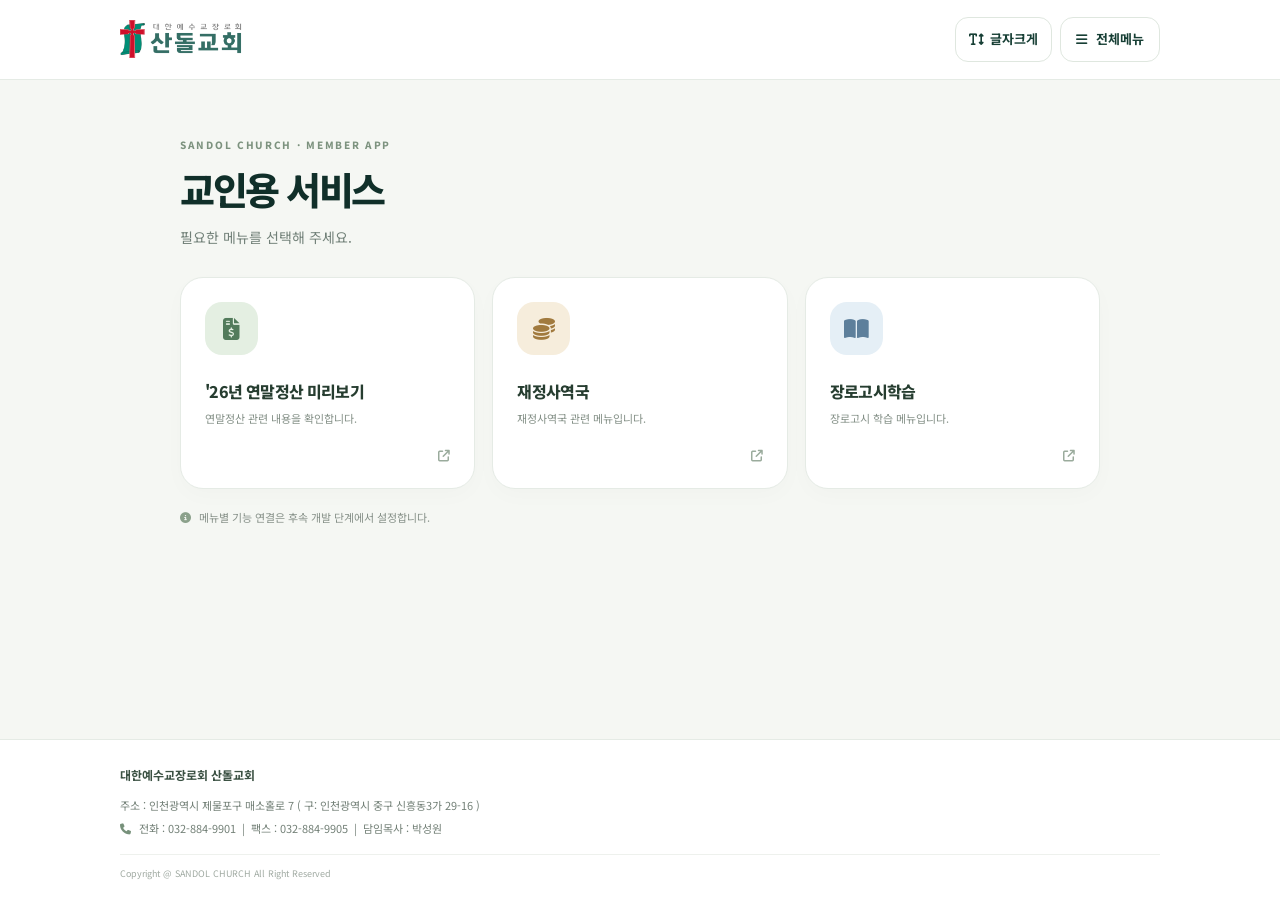
<file: index.html>
<!DOCTYPE html>
<html lang="ko">
<head>
  <meta charset="UTF-8">
  <meta name="viewport" content="width=device-width, initial-scale=1, viewport-fit=cover">
  <meta name="theme-color" content="#173f35">
  <meta name="description" content="산돌교회 교인용 웹앱">
  <link rel="manifest" href="manifest.json">
  <meta name="apple-mobile-web-app-capable" content="yes"> 
  <meta name="apple-mobile-web-app-status-bar-style" content="default">
  <meta name="apple-mobile-web-app-title" content="산돌교회">
  <link rel="apple-touch-icon" href="5af0c07bb8613.png">
  <title>산돌교회 교인용 앱</title>
  <link rel="stylesheet" href="sandol_member_app.css">
  <link rel="stylesheet" href="https://cdnjs.cloudflare.com/ajax/libs/font-awesome/6.5.2/css/all.min.css">
  <style>
    /* 로고 이미지 크기 및 정렬 최적화 스타일 */
    .church-logo-img {
      height: 38px;
      width: auto;
      display: block;
    }
    .footer-logo-img {
      height: 26px;
      width: auto;
      display: block;
    }
    /* 글자 및 화면 전체 확대 (150%) */
    body.large-font .app-shell {
      transform: scale(1.3);
      transform-origin: top center;
      width: 76.92%; 
      margin: 0 auto;
    }
    .header-controls {
      display: flex;
      align-items: center;
      gap: 8px;
    }
    .font-size-button {
      display: inline-flex;
      align-items: center;
      gap: 6px;
      padding: 11px 13px;
      border: 1px solid #dfe7df;
      border-radius: 13px;
      color: var(--forest);
      background: #fff;
      font-size: 13px;
      font-weight: 700;
      cursor: pointer;
    }
    .font-size-button:hover {
      background: #eef4ed;
    }

    /* 통합된 doc_compare 내부 스타일 */
    .compare-wrap {max-width:1400px;margin:0 auto;padding:24px; color:#20252b; font-family:system-ui,-apple-system,"Malgun Gothic",sans-serif;}
    .compare-wrap h2{margin:0 0 18px;font-size:26px}
    .compare-tabs{display:flex;gap:8px;margin-bottom:18px}
    .compare-tab{border:0;background:#dfe4ea;padding:11px 18px;border-radius:10px;cursor:pointer;font-weight:700}
    .compare-tab.active{background:#222;color:#fff}
    .compare-page{display:none}.compare-page.active{display:block}
    .compare-card{background:#fff;border-radius:14px;padding:20px;margin-bottom:16px;box-shadow:0 2px 10px #0000000b}
    .compare-wrap label{display:block;font-weight:700;margin-bottom:8px}
    .compare-wrap input[type=file]{width:100%;padding:10px;border:1px solid #ccd3da;border-radius:8px;background:#fff}
    .compare-wrap button.action{border:0;border-radius:9px;padding:10px 15px;background:#2563eb;color:#fff;font-weight:700;cursor:pointer;margin:10px 6px 0 0}
    .compare-wrap button.secondary{background:#64748b}
    .compare-wrap button.success{background:#16a34a}
    .compare-wrap button:disabled{opacity:.45;cursor:not-allowed}
    .compare-grid{display:grid;grid-template-columns:1fr 1fr;gap:16px}
    .compare-status{padding:10px 12px;border-radius:8px;background:#eef2f7;white-space:pre-wrap}
    .editor-grid{display:grid;grid-template-columns:1fr 1fr;gap:16px;margin-top:16px}
    .pane{background:#fff;border-radius:14px;padding:20px;box-shadow:0 2px 10px #0000000b;display:flex;flex-direction:column;height:650px}
    .pane-header{display:flex;justify-content:space-between;align-items:center;margin-bottom:10px;font-weight:700}
    textarea.pane-box, .pane-editable{
      width:100%;flex:1;border:1px solid #ccd3da;border-radius:10px;padding:14px;
      font-family:ui-monospace,SFMono-Regular,Consolas,monospace;font-size:14px;line-height:1.6;
      overflow-y:auto;background:#fafafa;resize:none; white-space: pre-wrap; word-break: break-all;
    }
    .pane-editable{background:#fff;outline:none;}
    .pane-editable:focus{border-color:#2563eb;box-shadow:0 0 0 2px rgba(37,99,235,0.15)}
    .diff-container{display:flex;flex-direction:column;gap:10px;margin-top:10px;}
    .diff-item{border:1px solid #d1d5db;border-radius:10px;background:#fff;overflow:hidden;}
    .diff-header-bar{background:#f3f4f6;padding:12px 16px;font-weight:700;cursor:pointer;display:flex;justify-content:space-between;align-items:center;user-select:none;}
    .diff-header-bar:hover{background:#e5e7eb;}
    .diff-content-panel{display:none;padding:16px;background:#fafafa;border-top:1px solid #d1d5db;}
    .diff-content-panel.open{display:block;}
    .compare-side-grid{display:grid;grid-template-columns:1fr 1fr;gap:12px;}
    .compare-side-box{background:#fff;border:1px solid #e5e7eb;border-radius:8px;padding:12px;min-height:180px;max-height:300px;overflow-y:auto;font-family:ui-monospace,SFMono-Regular,Consolas,monospace;font-size:13px;line-height:1.5;white-space:pre-wrap;word-break:break-all;}
    .compare-side-title{font-size:12px;font-weight:bold;margin-bottom:6px;color:#4b5563;display:flex;justify-content:space-between;}
    .diff-blue { color: #2563eb; font-weight: bold; background-color: #eff6ff; padding: 1px 3px; border-radius: 4px; }
    .diff-red { color: #dc2626; font-weight: bold; background-color: #fef2f2; padding: 1px 3px; border-radius: 4px; }
    .small-txt{font-size:13px;color:#667085}
  </style>
</head>
<script>
  if ('serviceWorker' in navigator) {
    window.addEventListener('load', () => {
      navigator.serviceWorker.register('./sw.js').catch(() => {});
    });
  }
</script>
<body>
  <div class="app-shell">
    <header class="app-header">
      <a class="church-identity" href="./index.html" aria-label="산돌교회 앱 홈">
        <img src="5af0c07bb8613.png" alt="산돌교회 로고" class="church-logo-img">
      </a>
      <div class="header-controls">
        <button class="font-size-button" id="fontSizeToggleBtn" type="button">
          <i class="fa-solid fa-text-height" aria-hidden="true"></i><span id="fontBtnText">글자크게</span>
        </button>
        <button class="all-menu-button" id="allMenuButton" type="button" aria-expanded="false" aria-controls="allMenu">
          <i class="fa-solid fa-bars" aria-hidden="true"></i><span>전체메뉴</span>
        </button>
      </div>
      <nav class="all-menu" id="allMenu" hidden aria-label="전체 메뉴">
        <a href="#year-end"><i class="fa-solid fa-file-invoice-dollar"></i> '26년 연말정산 미리보기</a>
        <a href="#finance" id="menuFinanceLink"><i class="fa-solid fa-coins"></i> 재정사역국</a>
        <a href="#elder-study"><i class="fa-solid fa-book-open"></i> 장로고시학습</a>
      </nav>
    </header>

    <main class="app-main" id="appMainContent">
      <section class="welcome">
        <p class="eyebrow">SANDOL CHURCH · MEMBER APP</p>
        <h1>교인용 서비스</h1>
        <p>필요한 메뉴를 선택해 주세요.</p>
      </section>

      <section class="menu-grid" aria-label="주요 메뉴">
        <a class="menu-card tax-card" id="year-end" href="#year-end" data-module="year-end">
          <span class="menu-icon"><i class="fa-solid fa-file-invoice-dollar" aria-hidden="true"></i></span>
          <span class="menu-copy"><strong>'26년 연말정산 미리보기</strong><small>연말정산 관련 내용을 확인합니다.</small></span>
          <span class="menu-arrow"><i class="fa-solid fa-arrow-up-right-from-square" aria-hidden="true"></i></span>
        </a>

        <a class="menu-card finance-card" id="finance" href="#finance" data-module="finance">
          <span class="menu-icon"><i class="fa-solid fa-coins" aria-hidden="true"></i></span>
          <span class="menu-copy"><strong>재정사역국</strong><small>재정사역국 관련 메뉴입니다.</small></span>
          <span class="menu-arrow"><i class="fa-solid fa-arrow-up-right-from-square" aria-hidden="true"></i></span>
        </a>

        <a class="menu-card study-card" id="elder-study" href="#elder-study" data-module="elder-study">
          <span class="menu-icon"><i class="fa-solid fa-book-open" aria-hidden="true"></i></span>
          <span class="menu-copy"><strong>장로고시학습</strong><small>장로고시 학습 메뉴입니다.</small></span>
          <span class="menu-arrow"><i class="fa-solid fa-arrow-up-right-from-square" aria-hidden="true"></i></span>
        </a>
      </section>

      <p class="app-note"><i class="fa-solid fa-circle-info" aria-hidden="true"></i> 메뉴별 기능 연결은 후속 개발 단계에서 설정합니다.</p>
    </main>

    <footer class="app-footer">
      <div class="footer-heading">        
        <strong>대한예수교장로회 산돌교회</strong>
      </div>
      <address>주소 : 인천광역시 제물포구 매소홀로 7 ( 구: 인천광역시 중구 신흥동3가 29-16 )</address>
      <p class="contact-line">
        <i class="fa-solid fa-phone" aria-hidden="true"></i> 전화 : <a href="tel:0328849901">032-884-9901</a> &nbsp;|&nbsp; 
        팩스 : 032-884-9905 &nbsp;|&nbsp; 
        담임목사 : 박성원
      </p>
      <p class="copyright">Copyright @ SANDOL CHURCH All Right Reserved</p>
    </footer>
  </div>

  <script>
    const menuButton = document.getElementById('allMenuButton');
    const allMenu = document.getElementById('allMenu');

    menuButton.addEventListener('click', () => {
      const isOpen = menuButton.getAttribute('aria-expanded') === 'true';
      menuButton.setAttribute('aria-expanded', String(!isOpen));
      allMenu.hidden = isOpen;
    });

    allMenu.querySelectorAll('a').forEach((link) => {
      link.addEventListener('click', () => {
        menuButton.setAttribute('aria-expanded', 'false');
        allMenu.hidden = true;
      });
    });

    // 글자 및 화면 전체 크기 조절 토글
    const fontSizeToggleBtn = document.getElementById('fontSizeToggleBtn');
    const fontBtnText = document.getElementById('fontBtnText');
    fontSizeToggleBtn.addEventListener('click', () => {
      document.body.classList.toggle('large-font');
      if (document.body.classList.contains('large-font')) {
        fontBtnText.textContent = '글자작게';
      } else {
        fontBtnText.textContent = '글자크게';
      }
    });

    // 암호화 키를 통한 안전한 복호화 처리 (소스코드 직접 노출 방지)
    const _encryptedKeyPart1 = "MjM="; // "23"의 Base64
    const _encryptedKeyPart2 = "MzI="; // "32"의 Base64
    function getPassword() {
      return atob(_encryptedKeyPart1) + atob(_encryptedKeyPart2); // 조합 결과: "2332"
    }

    // 재정사역국 암호 인증 및 doc_compare 통합 컨텐츠 로드 함수
    function loadFinanceModule(event) {
      if (event) event.preventDefault();
      
      const pwd = prompt("암호를 입력하시면 메뉴에 접근이 가능합니다.");
      if (pwd === null) return; 
      
      if (pwd === getPassword()) {
        const mainArea = document.getElementById('appMainContent');
        mainArea.innerHTML = `
          <div class="compare-wrap">
            <h2>연보 명단 정리 & 파일 비교 통합 툴</h2>
            <div class="compare-tabs">
              <button class="compare-tab active" data-page="clean">① 명단 정리 & 직접 수정 편집</button>
              <button class="compare-tab" data-page="compare">② 두 파일 비교</button>
            </div>

            <!-- ① 명단 정리 모드 -->
            <section id="clean" class="compare-page active">
              <div class="compare-card">
                <label for="cleanFile">정리할 TXT 파일 선택</label>
                <input id="cleanFile" type="file" accept=".txt,text/plain">
                <div id="cleanStatus" class="compare-status" style="margin-top:12px">파일을 선택하세요.</div>
                <button id="cleanBtn" class="action" disabled>중복 정리 실행하기</button>
              </div>

              <div class="editor-grid">
                <div class="pane">
                  <div class="pane-header">
                    <span>좌측: 원본 파일 내용</span>
                    <span id="leftFileName" class="small-txt">선택된 파일 없음</span>
                  </div>
                  <textarea id="leftContent" class="pane-box" readonly placeholder="파일을 업로드하면 원본 내용이 여기에 표시됩니다."></textarea>
                </div>

                <div class="pane">
                  <div class="pane-header">
                    <span>우측: 정리 결과 (수정 및 붉은색 강조)</span>
                    <button id="downloadBtn" class="action success" style="margin:0;" disabled>수정된 파일 저장</button>
                  </div>
                  <div id="rightEditable" class="pane-editable" contenteditable="true" placeholder="정리 결과가 여기에 표시되며, 직접 수정할 수 있습니다.">정리 결과가 여기에 표시됩니다.</div>
                  <p class="small-txt" style="margin-top:8px; margin-bottom:0;">* 중복 정리 시 변경된 이름이나 횟수(예: (2))는 <span style="color:#dc2626; font-weight:bold;">붉은색</span>으로 표시됩니다. 직접 수정 후 저장할 수 있습니다.</p>
                </div>
              </div>
            </section>

            <!-- ② 두 파일 비교 모드 -->
            <section id="compare" class="compare-page">
              <div class="compare-grid">
                <div class="compare-card">
                  <label for="fileA">기준 파일 (좌측 비교용)</label>
                  <input id="fileA" type="file" accept=".txt,text/plain">
                </div>
                <div class="compare-card">
                  <label for="fileB">비교 파일 (우측 비교용)</label>
                  <input id="fileB" type="file" accept=".txt,text/plain">
                </div>
              </div>
              <div class="compare-card">
                <button id="compareBtn" class="action" disabled>차이점 점검</button>
                <button id="downloadDiffBtn" class="action secondary" disabled>비교 결과 저장</button>
                <div id="compareSummary" class="compare-status" style="margin-top:12px">두 파일을 선택하세요.</div>
              </div>
              <div class="compare-card">
                <label>차이점 결과 (클릭하여 항목별 상세 비교 확인)</label>
                <div id="diffOutput" style="color:#667085;">비교 결과가 여기에 표시됩니다.</div>
              </div>
            </section>
          </div>
        `;

        // 통합된 툴 스크립트 실행 바인딩
        initCompareToolScripts();

      } else {
        alert("암호가 올바르지 않습니다.");
      }
    }

    // doc_compare 내부 기능 스크립트 초기화 함수
    function initCompareToolScripts() {
      document.querySelectorAll(".compare-tab").forEach(b=>{
        b.onclick=()=>{
          document.querySelectorAll(".compare-tab").forEach(x=>x.classList.remove("active"));
          document.querySelectorAll(".compare-page").forEach(x=>x.classList.remove("active"));
          b.classList.add("active");
          document.getElementById(b.dataset.page).classList.add("active");
        };
      });

      function isHeaderLine(line) {
        const s = line.trim();
        if (!s) return false;
        if (/[()0-9,]/.test(s)) return false;
        const tokens = s.split(/\s+/);
        if (tokens.length > 1) return false;
        return /(연보|감사|예배|후원|센터|통장|수입|회|장학|무명)$/.test(s) || s.length >= 4;
      }

      function parseSections(text){
        const lines=text.replace(/^\uFEFF/,"").split(/\r?\n/);
        const sections=[];
        let header=null, names=[];
        const push=()=>{if(header!==null) sections.push({header,names:[...names]});};
        for(const raw of lines){
          const s=raw.trim();
          if(!s) continue;
          if(isHeaderLine(s)){
            push(); header=s; names=[];
          }else if(header!==null){
            names.push(...s.split(/\s+/).filter(Boolean));
          }
        }
        push();
        return sections;
      }

      function formatNames(names){
        const counts=new Map(), anonymous=names.some(n=>n==="무명"||n.startsWith("무명("));
        for(const n of names){
          if(n==="무명"||n.startsWith("무명(")) continue;
          counts.set(n,(counts.get(n)||0)+1);
        }
        const out=[];
        for(const [name,count] of counts){
          out.push({ name: name, count: count });
        }
        return { out, anonymous };
      }

      function cleanTextToHtml(text){
        const sections = parseSections(text);
        let htmlLines = [];
        sections.forEach(sec => {
          htmlLines.push(`<strong style="color:#111;">${esc(sec.header)}</strong>`);
          const { out, anonymous } = formatNames(sec.names);
          let nameTokens = [];
          out.forEach(item => {
            if (item.count > 1) {
              nameTokens.push(`<span style="color:#dc2626; font-weight:650;">${esc(item.name)}(${item.count})</span>`);
            } else {
              nameTokens.push(esc(item.name));
            }
          });
          if (anonymous) nameTokens.push("무명");
          for (let i = 0; i < nameTokens.length; i += 10) {
            htmlLines.push(nameTokens.slice(i, i + 10).join(" "));
          }
          htmlLines.push("");
        });
        return htmlLines.join("<br>");
      }

      let cleanFileName="";
      const cleanFile=document.getElementById("cleanFile");
      const leftContent = document.getElementById("leftContent");
      const rightEditable = document.getElementById("rightEditable");

      if(cleanFile) {
        cleanFile.onchange = async () => {
          const f = cleanFile.files[0];
          document.getElementById("cleanBtn").disabled = !f;
          document.getElementById("downloadBtn").disabled = true;
          leftContent.value = "";
          rightEditable.innerHTML = "정리 결과가 여기에 표시됩니다.";
          cleanFileName = f ? f.name : "";
          document.getElementById("cleanStatus").textContent = f ? `선택됨: ${f.name}` : "파일을 선택하세요.";
          if (f) {
            leftContent.value = await f.text();
            document.getElementById("leftFileName").textContent = f.name;
          } else {
            document.getElementById("leftFileName").textContent = "선택된 파일 없음";
          }
        };
      }

      const cleanBtn = document.getElementById("cleanBtn");
      if(cleanBtn) {
        cleanBtn.onclick = async () => {
          const f = cleanFile.files[0];
          if (!f) return;
          const text = await f.text();
          rightEditable.innerHTML = cleanTextToHtml(text);
          document.getElementById("downloadBtn").disabled = false;
          document.getElementById("cleanStatus").textContent = "정리 완료. 수정 후 저장할 수 있습니다.";
        };
      }

      const downloadBtn = document.getElementById("downloadBtn");
      if(downloadBtn) {
        downloadBtn.onclick = async () => {
          const textToSave = rightEditable.innerText || rightEditable.textContent;
          const defaultName = cleanFileName ? cleanFileName.replace(/\.txt$/i, "") + "_수정완료.txt" : "연보명단_수정완료.txt";
          downloadText(textToSave, defaultName);
        };
      }

      function sectionMap(text){
        const map=new Map();
        for(const s of parseSections(text)) map.set(s.header,s.names);
        return map;
      }

      function compareTextAdvanced(aText, bText) {
        const A = sectionMap(aText);
        const B = sectionMap(bText);
        const keys = [...new Set([...A.keys(), ...B.keys()])];
        
        let containerHtml = '<div class="diff-container">';
        let report = [];
        let differences = 0;

        keys.forEach((k, idx) => {
          const listA = A.get(k) || [];
          const listB = B.get(k) || [];
          const setA = new Set(listA);
          const setB = new Set(listB);
          const onlyA = listA.filter(x => !setB.has(x));
          const onlyB = listB.filter(x => !setA.has(x));
          const isSame = (JSON.stringify(listA) === JSON.stringify(listB));
          const statusText = isSame ? "[동일]" : "[차이 있음]";
          const statusClass = isSame ? "color:#166534;" : "color:#dc2626; font-weight:bold;";

          if (!isSame) differences++;

          let renderedA = listA.map(item => !setB.has(item) ? `<span class="diff-blue">${esc(item)}</span>` : esc(item)).join(" ");
          let renderedB = listB.map(item => !setA.has(item) ? `<span class="diff-red">${esc(item)}</span>` : esc(item)).join(" ");

          containerHtml += `
            <div class="diff-item">
              <div class="diff-header-bar" onclick="toggleDiffPanel(${idx})">
                <span>📁 ${esc(k)}</span>
                <span style="${statusClass}">${statusText} ⌃</span>
              </div>
              <div id="diffPanel_${idx}" class="diff-content-panel ${isSame ? '' : 'open'}">
                <div class="compare-side-grid">
                  <div class="compare-side-box">
                    <div class="compare-side-title"><span>좌측: 기준 파일</span> <span style="color:#2563eb;">(파란색: 차이점)</span></div>
                    ${renderedA || '<span style="color:#9ca3af;">(항목 없음)</span>'}
                  </div>
                  <div class="compare-side-box">
                    <div class="compare-side-title"><span>우측: 비교 파일</span> <span style="color:#dc2626;">(붉은색: 차이점)</span></div>
                    ${renderedB || '<span style="color:#9ca3af;">(항목 없음)</span>'}
                  </div>
                </div>
              </div>
            </div>
          `;
          if (!isSame) {
            report.push(`[${k}] 기준파일 전용: ${onlyA.join(", ")} / 비교파일 전용: ${onlyB.join(", ")}`);
          }
        });
        containerHtml += '</div>';
        return { html: containerHtml, report, differences };
      }

      window.toggleDiffPanel = function(idx) {
        const panel = document.getElementById(`diffPanel_${idx}`);
        if (panel) panel.classList.toggle('open');
      };

      function esc(s){return s.replace(/[&<>"']/g,c=>({"&":"&amp;","<":"&lt;",">":"&gt;",'"':"&quot;","'":"&#39;"}[c]))}
      function downloadText(text,name){
        const blob=new Blob(["\uFEFF"+text],{type:"text/plain;charset=utf-8"});
        const a=document.createElement("a");a.href=URL.createObjectURL(blob);a.download=name;
        document.body.appendChild(a);a.click();a.remove();setTimeout(()=>URL.revokeObjectURL(a.href),1000);
      }

      const fileA=document.getElementById("fileA"), fileB=document.getElementById("fileB");
      if(fileA && fileB) {
        [fileA,fileB].forEach(x=>x.onchange=()=>{
          document.getElementById("compareBtn").disabled=!(fileA.files[0]&&fileB.files[0]);
          document.getElementById("downloadDiffBtn").disabled=true;
          document.getElementById("compareSummary").textContent=(fileA.files[0]&&fileB.files[0])?"두 파일이 선택되었습니다.":"두 파일을 선택하세요.";
        });
      }

      let diffText="";
      const compareBtn = document.getElementById("compareBtn");
      if(compareBtn) {
        compareBtn.onclick=async()=>{
          try {
            const aText = await fileA.files[0].text();
            const bText = await fileB.files[0].text();
            const r = compareTextAdvanced(aText, bText);
            document.getElementById("diffOutput").innerHTML = r.html;
            document.getElementById("compareSummary").textContent=`점검 완료: 차이가 있는 항목 ${r.differences}개`;
            diffText = r.report.length ? r.report.join("\n") : "차이점이 없습니다.";
            document.getElementById("downloadDiffBtn").disabled = false;
          } catch (err) {
            alert("파일을 읽어오는 중 오류가 발생했습니다.");
          }
        };
      }

      const downloadDiffBtn = document.getElementById("downloadDiffBtn");
      if(downloadDiffBtn) {
        downloadDiffBtn.onclick=()=>{
          const a = fileA.files[0].name.replace(/\.txt$/i,""), b = fileB.files[0].name.replace(/\.txt$/i,"");
          downloadText(diffText, `${a}_vs_${b}_차이점요약.txt`);
        };
      }
    }

    // 메인 화면의 재정사역국 카드 클릭 이벤트
    document.querySelector('[data-module="finance"]').addEventListener('click', loadFinanceModule);
    
    // 전체 메뉴 내의 재정사역국 링크 클릭 이벤트
    document.getElementById('menuFinanceLink').addEventListener('click', (e) => {
      menuButton.setAttribute('aria-expanded', 'false');
      allMenu.hidden = true;
      loadFinanceModule(e);
    });

    // 기타 모듈 클릭 이벤트
    document.querySelectorAll('[data-module]').forEach((item) => {
      if(item.dataset.module === 'finance') return;
      item.addEventListener('click', (event) => {
        event.preventDefault();
        const labels = {
          'year-end': "'26년 연말정산 미리보기",
          'elder-study': '장로고시학습'
        };
        alert(labels[item.dataset.module] + ' 메뉴의 실제 기능과 연결 주소는 다음 개발 단계에서 설정합니다.');
      });
    });
  </script>
</body>
</html>
</file>
<file: sandol_member_app.css>
@import url('https://fonts.googleapis.com/css2?family=Noto+Sans+KR:wght@400;500;600;700;800&display=swap');

:root {
  color-scheme: light;
  --forest: #173f35;
  --forest-dark: #102f29;
  --ink: #20352a;
  --muted: #718078;
  --line: #e5ebe5;
  --page: #f5f7f3;
}
* { box-sizing: border-box; }
html { min-height: 100%; scroll-behavior: smooth; }
body {
  min-height: 100vh; margin: 0; color: var(--ink);
  background: var(--page);
  font-family: 'Noto Sans KR', 'Pretendard', -apple-system, BlinkMacSystemFont, sans-serif;
  line-height: 1.6;
}
a { color: inherit; }
button { font: inherit; }
.app-shell { min-height: 100vh; display: flex; flex-direction: column; }
.app-header {
  position: relative; z-index: 5; display: flex; align-items: center; justify-content: space-between;
  gap: 16px; padding: 17px max(22px, calc((100vw - 1040px) / 2));
  background: #fff; border-bottom: 1px solid var(--line);
}
.church-identity { display: inline-flex; align-items: center; gap: 12px; text-decoration: none; }
.church-logo, .footer-logo {
  display: grid; place-items: center; color: white; background: var(--forest);
  border-radius: 15px; width: 46px; height: 46px; font-size: 21px;
}
.church-name { display: flex; flex-direction: column; line-height: 1.3; }
.church-name strong { color: var(--forest); font-size: 20px; font-weight: 800; letter-spacing: -.06em; }
.church-name small { margin-top: 3px; color: #849087; font-size: 10px; letter-spacing: .08em; }
.all-menu-button {
  display: inline-flex; align-items: center; gap: 9px; padding: 11px 15px;
  border: 1px solid #dfe7df; border-radius: 13px; color: var(--forest);
  background: #fff; font-size: 13px; font-weight: 700; cursor: pointer;
}
.all-menu-button:hover, .all-menu-button[aria-expanded="true"] { background: #eef4ed; }
.all-menu { position: absolute; top: calc(100% - 5px); right: max(22px, calc((100vw - 1040px) / 2)); width: min(300px, calc(100vw - 32px)); padding: 8px; background: white; border: 1px solid var(--line); border-radius: 17px; box-shadow: 0 18px 45px #173f3518; }
.all-menu[hidden] { display: none; }
.all-menu a { display: flex; align-items: center; gap: 12px; padding: 13px 12px; border-radius: 10px; text-decoration: none; font-size: 13px; font-weight: 600; }
.all-menu a i { width: 19px; color: #68846d; text-align: center; }
.all-menu a:hover { background: #f2f6f0; }
.app-main { width: min(100% - 40px, 920px); margin: 0 auto; flex: 1; padding: 57px 0 65px; }
.welcome { margin-bottom: 29px; }
.eyebrow { margin: 0 0 10px; color: #7c927e; font-size: 10px; font-weight: 800; letter-spacing: .17em; }
.welcome h1 { margin: 0; color: var(--forest-dark); font-size: clamp(28px, 4vw, 38px); line-height: 1.35; letter-spacing: -.065em; font-weight: 800; }
.welcome > p:last-child { margin: 12px 0 0; color: var(--muted); font-size: 14px; }
.menu-grid { display: grid; grid-template-columns: repeat(3, minmax(0, 1fr)); gap: 17px; }
.menu-card {
  min-height: 210px; display: flex; flex-direction: column; align-items: flex-start;
  padding: 24px; border: 1px solid var(--line); border-radius: 23px; background: white;
  text-decoration: none; box-shadow: 0 7px 22px #213a2b05;
  transition: transform .2s ease, box-shadow .2s ease, border-color .2s ease;
}
.menu-card:hover { transform: translateY(-4px); border-color: #cbd9cb; box-shadow: 0 16px 32px #213a2b0d; }
.menu-icon { display: grid; place-items: center; width: 53px; height: 53px; margin-bottom: 24px; border-radius: 17px; font-size: 22px; }
.tax-card .menu-icon { color: #527b5b; background: #e4efe2; }
.finance-card .menu-icon { color: #a17a3e; background: #f6eddc; }
.study-card .menu-icon { color: #5d7f9b; background: #e5eff6; }
.menu-copy { display: block; }
.menu-copy strong { display: block; color: #263d30; font-size: 16px; line-height: 1.5; letter-spacing: -.04em; font-weight: 800; }
.menu-copy small { display: block; margin-top: 7px; color: #849087; font-size: 11px; line-height: 1.6; }
.menu-arrow { align-self: flex-end; margin-top: auto; padding-top: 17px; color: #9aab9c; font-size: 12px; }
.app-note { display: flex; align-items: center; gap: 8px; margin: 20px 0 0; color: #879189; font-size: 11px; }
.app-note i { color: #8ba18b; }
.app-footer { padding: 25px max(22px, calc((100vw - 1040px) / 2)) 19px; background: #fff; border-top: 1px solid var(--line); }
.footer-heading { display: flex; align-items: center; gap: 10px; margin-bottom: 13px; }
.footer-logo { width: 32px; height: 32px; border-radius: 10px; font-size: 15px; }
.footer-heading strong { color: #3b5143; font-size: 12px; }
.app-footer address { margin: 0 0 5px; color: #738077; font-size: 11px; font-style: normal; }
.contact-line { margin: 0; color: #738077; font-size: 11px; }
.contact-line i { margin-right: 5px; color: #77917b; }
.contact-line a { text-decoration: none; }
.contact-line a:hover { text-decoration: underline; }
.copyright { margin: 16px 0 0; padding-top: 12px; border-top: 1px solid #eef1ed; color: #a0aaa2; font-size: 9px; }

@media (max-width: 760px) {
  .app-header { padding: 13px 18px; }
  .church-logo { width: 42px; height: 42px; }
  .church-name strong { font-size: 18px; }
  .all-menu-button { padding: 10px 12px; font-size: 12px; }
  .app-main { width: calc(100% - 36px); padding: 42px 0 48px; }
  .menu-grid { grid-template-columns: 1fr; gap: 12px; }
  .menu-card { min-height: 130px; padding: 18px; display: grid; grid-template-columns: 48px 1fr 15px; align-items: center; column-gap: 14px; }
  .menu-icon { width: 48px; height: 48px; margin: 0; font-size: 20px; grid-row: 1; }
  .menu-copy strong { font-size: 15px; }
  .menu-copy small { margin-top: 4px; }
  .menu-arrow { grid-column: 3; grid-row: 1; align-self: center; margin: 0; padding: 0; }
  .app-footer { padding: 22px 18px 16px; }
}
@media (prefers-reduced-motion: reduce) {
  html { scroll-behavior: auto; }
  *, *::before, *::after { transition-duration: .01ms !important; }
}
</file>
